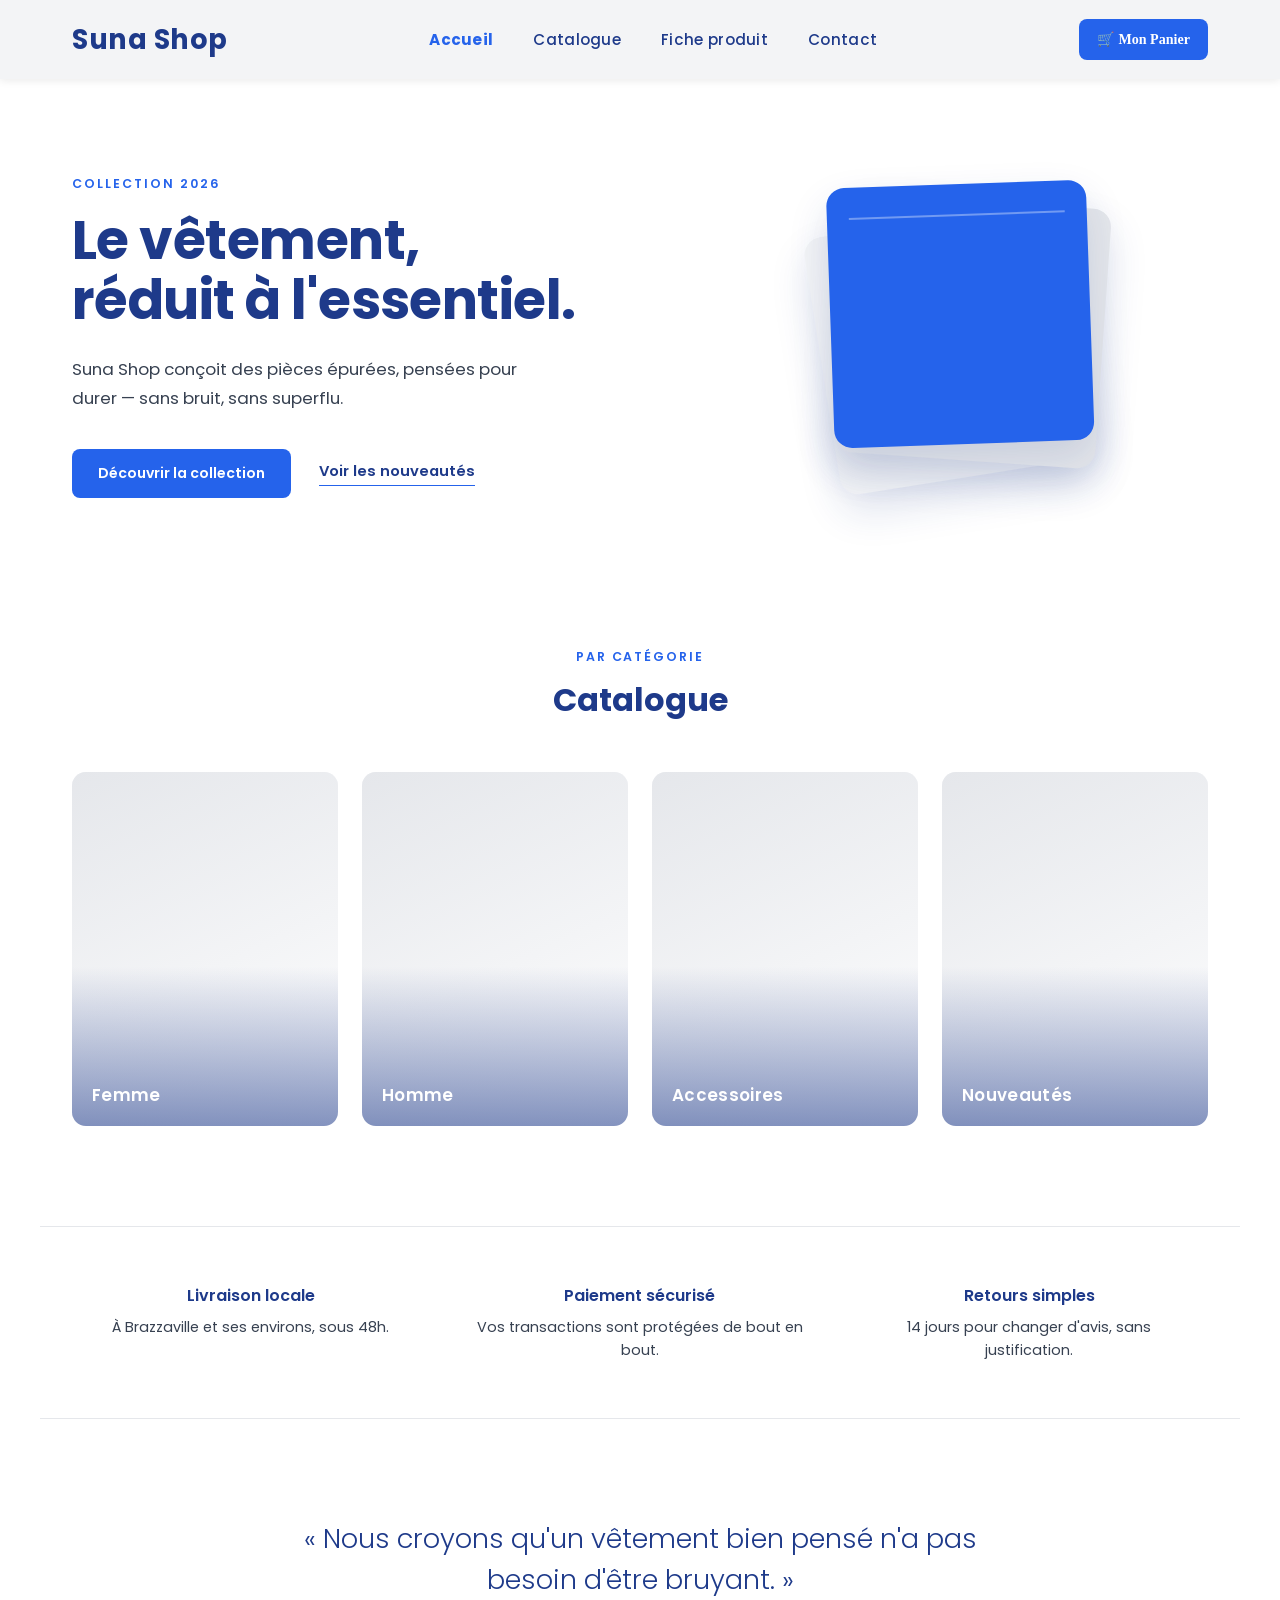
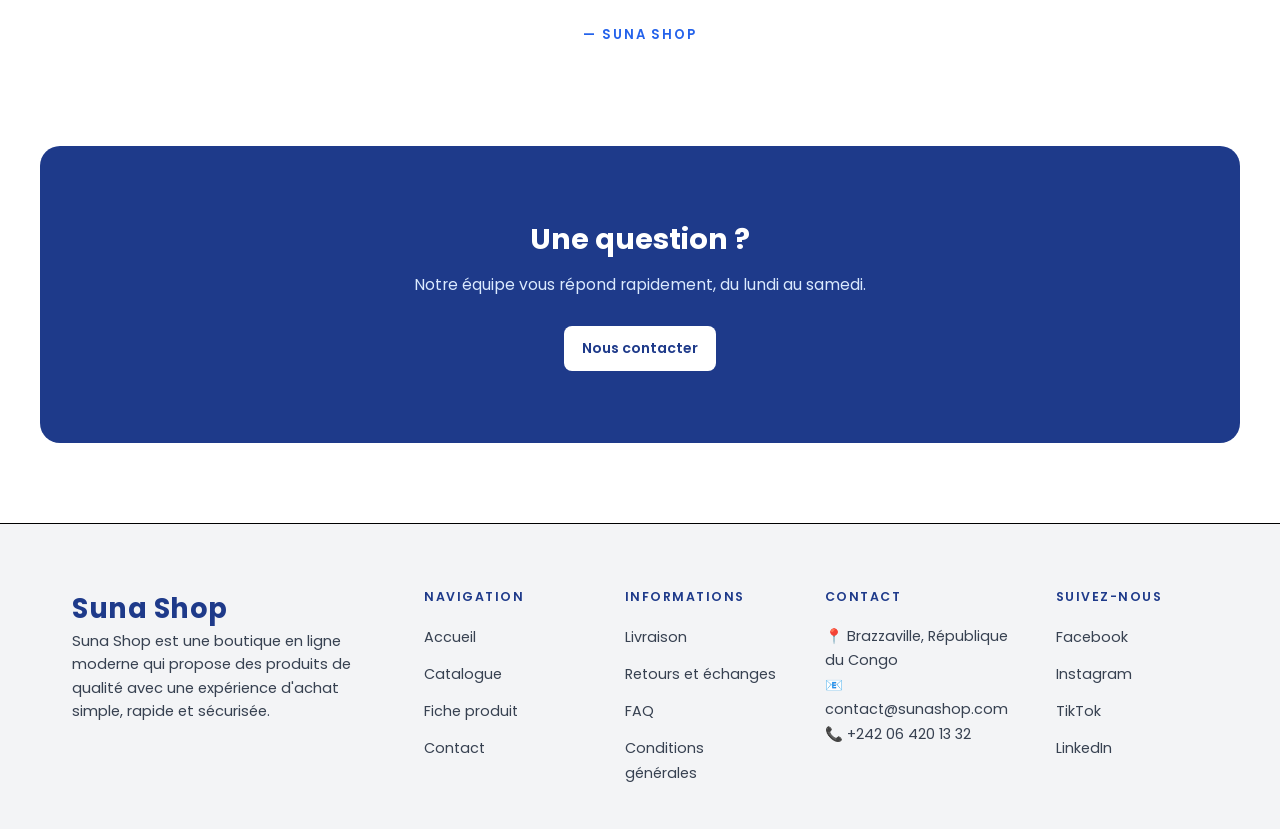
<file: index.html>
<!DOCTYPE html>
<html lang="fr">
<head>
    <meta charset="UTF-8">
    <meta name="viewport" content="width=device-width, initial-scale=1.0">
    <title>Suna Shop — Le vêtement, réduit à l'essentiel</title>
    <link rel="preconnect" href="https://fonts.googleapis.com">
    <link rel="preconnect" href="https://fonts.gstatic.com" crossorigin>
    <link href="https://fonts.googleapis.com/css2?family=Poppins:wght@300;400;500;600;700&display=swap" rel="stylesheet">
    <link href="style.css" rel="stylesheet">
</head>
<body>
    <header>
        <div class="nav-content">
            <h1 class="logo">
                <a href="#accueil">Suna Shop</a>
            </h1>
            <nav class="liens">
                <a href="#accueil" class="active">Accueil</a>
                <a href="#catalogue">Catalogue</a>
                <a href="produitShow.html">Fiche produit</a>
                <a href="#contact">Contact</a>
            </nav>
            <div class="nav-actions">
                <button type="button" class="btn" aria-label="Voir le panier">
                    🛒 Mon Panier
                </button>
            </div>
            <button class="menu-burger" aria-label="Ouvrir le menu">
                ☰
            </button>
        </div>
    </header>

    <main>
        <!-- Hero -->
        <section id="accueil" class="hero">
            <div class="hero-content">
                <p class="eyebrow">Collection 2026</p>
                <h2 class="hero-title">Le vêtement,<br>réduit à l'essentiel.</h2>
                <p class="hero-text">
                    Suna Shop conçoit des pièces épurées, pensées pour durer —
                    sans bruit, sans superflu.
                </p>
                <div class="hero-actions">
                    <a href="#catalogue" class="btn btn-primary">Découvrir la collection</a>
                    <a href="#catalogue" class="lien-souligne">Voir les nouveautés</a>
                </div>
            </div>
            <div class="hero-visual" aria-hidden="true">
                <div class="pile">
                    <span class="feuille feuille-1"></span>
                    <span class="feuille feuille-2"></span>
                    <span class="feuille feuille-3"></span>
                </div>
            </div>
        </section>

        <!-- Catalogue -->
        <section id="catalogue" class="catalogue">
            <div class="section-head">
                <p class="eyebrow">Par catégorie</p>
                <h2>Catalogue</h2>
            </div>
            <div class="grille-categories">
                <a href="#" class="carte-categorie">
                    <span class="carte-texture"></span>
                    <span class="carte-label">Femme</span>
                </a>
                <a href="#" class="carte-categorie">
                    <span class="carte-texture"></span>
                    <span class="carte-label">Homme</span>
                </a>
                <a href="#" class="carte-categorie">
                    <span class="carte-texture"></span>
                    <span class="carte-label">Accessoires</span>
                </a>
                <a href="#" class="carte-categorie">
                    <span class="carte-texture"></span>
                    <span class="carte-label">Nouveautés</span>
                </a>
            </div>
        </section>

        <!-- Réassurance -->
        <section class="rassurance">
            <div class="item-rassurance">
                <h3>Livraison locale</h3>
                <p>À Brazzaville et ses environs, sous 48h.</p>
            </div>
            <div class="item-rassurance">
                <h3>Paiement sécurisé</h3>
                <p>Vos transactions sont protégées de bout en bout.</p>
            </div>
            <div class="item-rassurance">
                <h3>Retours simples</h3>
                <p>14 jours pour changer d'avis, sans justification.</p>
            </div>
        </section>

        <!-- Déclaration de marque -->
        <section class="declaration">
            <p>
                « Nous croyons qu'un vêtement bien pensé n'a pas besoin d'être bruyant. »
            </p>
            <span class="signature">— Suna Shop</span>
        </section>

        <!-- Contact -->
        <section id="contact" class="contact-cta">
            <h2>Une question ?</h2>
            <p>Notre équipe vous répond rapidement, du lundi au samedi.</p>
            <a href="mailto:contact@sunashop.com" class="btn btn-primary">Nous contacter</a>
        </section>
    </main>

    <footer>
        <div class="separateur"></div>
        <div class="rubrique">
            <div class="rubrique-info">
                <a href="#accueil" class="logo">Suna Shop</a>
                <p>
                    Suna Shop est une boutique en ligne moderne qui propose des produits de qualité avec une expérience
                    d'achat simple, rapide et sécurisée.
                </p>
            </div>
            <div class="rubrique-col">
                <h2>Navigation</h2>
                <ul>
                    <li><a href="#accueil">Accueil</a></li>
                    <li><a href="#catalogue">Catalogue</a></li>
                    <li><a href="#fiche-produit">Fiche produit</a></li>
                    <li><a href="#contact">Contact</a></li>
                </ul>
            </div>
            <div class="rubrique-col">
                <h2>Informations</h2>
                <ul>
                    <li><a href="#livraison">Livraison</a></li>
                    <li><a href="#retours">Retours et échanges</a></li>
                    <li><a href="#faq">FAQ</a></li>
                    <li><a href="#cgv">Conditions générales</a></li>
                </ul>
            </div>
            <div class="rubrique-col contact">
                <h2>Contact</h2>
                <address>
                    📍 Brazzaville, République du Congo <br>
                    📧 contact@sunashop.com <br>
                    📞 +242 06 420 13 32
                </address>
            </div>
            <div class="rubrique-col contact">
                <h2>Suivez-nous</h2>
                <ul>
                    <li><a href="#">Facebook</a></li>
                    <li><a href="#">Instagram</a></li>
                    <li><a href="#">TikTok</a></li>
                    <li><a href="#">LinkedIn</a></li>
                </ul>
            </div>
        </div>
    </footer>
</body>
</html>
</file>
<file: style.css>
/* Stylisation des marges de notre sites*/

* {
    box-sizing: border-box;
}

/*PERSONALISATION DU BODY.*/

body {
    margin: 0;
    background: #ffffff;
    color: #1E3A8A;
    font-family: 'Poppins', sans-serif;
}

/* /* Stylisation de tous liens, listes et buttons du site */

a {
    color: inherit;
    text-decoration: none;
}

ul {
    list-style: none;
    margin: 0;
    padding: 0;
}

button {
    font-family: "Poppins SemiBold";
    cursor: pointer;
}

/* Ligne de séparation du footer */

.separateur {
    height: 1px;
    width: 100%;
    background: #000000;
}

/* Stylisation du header*/

header {
    position: sticky;
    top: 0;
    z-index: 100;
    background: #F3F4F6;
    box-shadow: 0 2px 8px rgba(0, 0, 0, .08);
}

/*Stylisation de la div contenant tous les élements du menu */

.nav-content {
    max-width: 1200px;
    margin: 0 auto;
    padding: 18px 32px;
    display: flex;
    align-items: center;
    justify-content: space-between;
    gap: 24px;
}

.logo {
    font-family: 'Poppins', sans-serif;
    font-weight: 700;
    font-size: 1.7rem;
    color: #1E3A8A;
    letter-spacing: 0.5px;
    white-space: nowrap;
    margin: 0;
    transition: .3s;
}

.logo:hover {

    color: #2563EB;

}


nav.liens {
    display: flex;
    gap: 8px;
    transition: .3s;
}

nav.liens a {
    position: relative;
    color: #1E3A8A;
    font-size: 0.95rem;
    font-weight: 500;
    letter-spacing: 0.02em;
    padding: 10px 16px;
    border-radius: 3px;
    transition: color 0.25s ease;
}

nav.liens a:hover,
nav.liens a:focus-visible {

    color: #2563EB;
    border-bottom: 2px solid #2563EB;

}

nav.liens a.active {

    color: #2563EB;
    font-weight: 700;

}

.nav-actions {
    display: flex;
    align-items: center;
    gap: 18px;
}

/*Stylisation du bouton mon panier */

.btn {
    display: flex;
    align-items: center;
    gap: 8px;
    background: #2563EB;
    color: #FFFFFF;
    border: none;
    padding: 12px 18px;
    border-radius: 8px;
    font-size: 0.88rem;
    font-weight: 600;
    transition: .3s;
}

.btn:hover {
    background: #1E3A8A;
    border-color: #000000;
    transform: scale(1.03);
}

.menu-burger {

    display: none;
    background: none;
    border: none;
    font-size: 30px;
    color: #1E3A8A;
    cursor: pointer;
    padding: 8px;
    border-radius: 8px;
    transition: .3s;

}

.menu-burger:hover {

    background: #E5E7EB;

}

.menu-burger:hover {
    background: #E5E7EB;
}


/* ================= DEMO FILLER (retirer sur le site final) ================= */
.demo-space {
    max-width: 1200px;
    margin: 0 auto;
    padding: 120px 32px;
    text-align: center;
    color: #8a8072;
    font-size: 0.9rem;
}

/*Stylisation du footer */

footer {
    background: #F3F4F6;
    color: #374151;
}

.rubrique {
    max-width: 1200px;
    margin: 0 auto;
    padding: 64px 32px 32px;
    display: grid;
    grid-template-columns: 2fr 1fr 1fr 1fr 1fr;
    gap: 48px;
}

.rubrique-info .logo {
    margin-bottom: 14px;
}

.rubrique-info p {
    font-size: 0.92rem;
    line-height: 1.6;
    color: #374151;
    max-width: 32ch;
    margin: 0 0 22px;
}

.rubrique-col h2 {
    font-size: 0.78rem;
    text-transform: uppercase;
    letter-spacing: 0.12em;
    color: #1E3A8A;
    margin: 0 0 18px;
    font-weight: 600;
}

.rubrique-col ul li {
    margin-bottom: 12px;
}

.rubrique-col a {
    font-size: 0.9rem;
    color: #374151;
    transition: .3s;
}

.rubrique-col a:hover {
    color: #2563EB;
    padding-left: 5px;
}

.rubrique-col address {
    font-style: normal;
    font-size: 0.9rem;
    line-height: 1.7;
    color: #374151;
    margin-bottom: 18px;
}

@media (max-width:768px) {

    .nav-content {

        padding: 16px 20px;

    }

    .liens {

        display: none;

    }

    .btn {

        display: none;

    }

    .menu-burger {

        display: block;

    }

}

@media (max-width:768px) {

    .rubrique {

        grid-template-columns: 1fr;
        gap: 35px;
        padding: 40px 20px;
        text-align: center;

    }

    .rubrique-info p {

        max-width: 100%;
        margin: auto;

    }

    .rubrique-col {

        text-align: center;

    }

}

/*Stylisation de la page d'accueil*/

.header {
    position: sticky;
    top: 0;
    z-index: 100;
    background: #F3F4F6;
    box-shadow: 0 2px 8px rgba(0, 0, 0, .08);
}

/*Stylisation de la div contenant tous les élements du menu */

.nav-content {
    max-width: 1200px;
    margin: 0 auto;
    padding: 18px 32px;
    display: flex;
    align-items: center;
    justify-content: space-between;
    gap: 24px;
}

.logo {
    font-family: 'Poppins', sans-serif;
    font-weight: 700;
    font-size: 1.7rem;
    color: #1E3A8A;
    letter-spacing: 0.5px;
    white-space: nowrap;
    margin: 0;
    transition: .3s;
}

.logo:hover {

    color: #2563EB;

}


nav.liens {
    display: flex;
    gap: 8px;
    transition: .3s;
}

nav.liens a {
    position: relative;
    color: #1E3A8A;
    font-size: 0.95rem;
    font-weight: 500;
    letter-spacing: 0.02em;
    padding: 10px 16px;
    border-radius: 3px;
    transition: color 0.25s ease;
}

nav.liens a:hover,
nav.liens a:focus-visible {

    color: #2563EB;
    border-bottom: 2px solid #2563EB;

}

nav.liens a.active {

    color: #2563EB;
    font-weight: 700;

}

.nav-actions {
    display: flex;
    align-items: center;
    gap: 18px;
}

/*Stylisation du bouton mon panier */

.btn {
    display: flex;
    align-items: center;
    gap: 8px;
    background: #2563EB;
    color: #FFFFFF;
    border: none;
    padding: 12px 18px;
    border-radius: 8px;
    font-size: 0.88rem;
    font-weight: 600;
    transition: .3s;
}

.btn:hover {
    background: #1E3A8A;
    border-color: #000000;
    transform: scale(1.03);
}

.menu-burger {

    display: none;
    background: none;
    border: none;
    font-size: 30px;
    color: #1E3A8A;
    cursor: pointer;
    padding: 8px;
    border-radius: 8px;
    transition: .3s;

}

.menu-burger:hover {

    background: #E5E7EB;

}

.menu-burger:hover {
    background: #E5E7EB;
}


/* ================= DEMO FILLER (retirer sur le site final) ================= */
.demo-space {
    max-width: 1200px;
    margin: 0 auto;
    padding: 120px 32px;
    text-align: center;
    color: #8a8072;
    font-size: 0.9rem;
}

/*Stylisation du footer */

footer {
    background: #F3F4F6;
    color: #374151;
}

.rubrique {
    max-width: 1200px;
    margin: 0 auto;
    padding: 64px 32px 32px;
    display: grid;
    grid-template-columns: 2fr 1fr 1fr 1fr 1fr;
    gap: 48px;
}

.rubrique-info .logo {
    margin-bottom: 14px;
}

.rubrique-info p {
    font-size: 0.92rem;
    line-height: 1.6;
    color: #374151;
    max-width: 32ch;
    margin: 0 0 22px;
}

.rubrique-col h2 {
    font-size: 0.78rem;
    text-transform: uppercase;
    letter-spacing: 0.12em;
    color: #1E3A8A;
    margin: 0 0 18px;
    font-weight: 600;
}

.rubrique-col ul li {
    margin-bottom: 12px;
}

.rubrique-col a {
    font-size: 0.9rem;
    color: #374151;
    transition: .3s;
}

.rubrique-col a:hover {
    color: #2563EB;
    padding-left: 5px;
}

.rubrique-col address {
    font-style: normal;
    font-size: 0.9rem;
    line-height: 1.7;
    color: #374151;
    margin-bottom: 18px;
}

@media (max-width:768px) {

    .nav-content {

        padding: 16px 20px;

    }

    .liens {

        display: none;

    }

    .btn {

        display: none;

    }

    .menu-burger {

        display: block;

    }

}

@media (max-width:768px) {

    .rubrique {

        grid-template-columns: 1fr;
        gap: 35px;
        padding: 40px 20px;
        text-align: center;

    }

    .rubrique-info p {

        max-width: 100%;
        margin: auto;

    }

    .rubrique-col {

        text-align: center;

    }

}

/* ==================================================================
   HERO
   ================================================================== */

.hero {
    max-width: 1200px;
    margin: 0 auto;
    padding: 96px 32px 110px;
    display: grid;
    grid-template-columns: 1.1fr 0.9fr;
    align-items: center;
    gap: 48px;
}

.eyebrow {
    font-size: 0.78rem;
    text-transform: uppercase;
    letter-spacing: 0.16em;
    font-weight: 600;
    color: #2563EB;
    margin: 0 0 18px;
}

.hero-title {
    font-size: clamp(2.4rem, 4.2vw, 3.6rem);
    font-weight: 700;
    line-height: 1.12;
    letter-spacing: -0.01em;
    color: #1E3A8A;
    margin: 0 0 24px;
}

.hero-text {
    font-size: 1.05rem;
    line-height: 1.7;
    color: #374151;
    max-width: 42ch;
    margin: 0 0 36px;
}

.hero-actions {
    display: flex;
    align-items: center;
    flex-wrap: wrap;
    gap: 28px;
}

.hero-actions .btn-primary {
    padding: 14px 26px;
}

.lien-souligne {
    position: relative;
    font-size: 0.92rem;
    font-weight: 600;
    color: #1E3A8A;
    padding-bottom: 4px;
    background-image: linear-gradient(#2563EB, #2563EB);
    background-repeat: no-repeat;
    background-position: 0 100%;
    background-size: 100% 1px;
    transition: color .3s, background-size .3s;
}

.lien-souligne:hover {
    color: #2563EB;
    background-size: 0% 1px;
}

/* Visuel héro : pile de vêtements pliés, en pur CSS */

.hero-visual {
    display: flex;
    align-items: center;
    justify-content: center;
}

.pile {
    position: relative;
    width: 260px;
    height: 260px;
}

.feuille {
    position: absolute;
    inset: 0;
    border-radius: 18px;
    box-shadow: 0 18px 40px rgba(30, 58, 138, 0.14);
}

.feuille-1 {
    background: #F3F4F6;
    transform: rotate(-9deg) translate(-14px, 10px);
}

.feuille-2 {
    background: #E5E7EB;
    transform: rotate(4deg) translate(10px, -6px);
}

.feuille-3 {
    background: #2563EB;
    transform: rotate(-2deg) translate(-2px, -22px);
}

.feuille-3::after {
    content: "";
    position: absolute;
    left: 22px;
    right: 22px;
    top: 30px;
    height: 2px;
    background: rgba(255, 255, 255, 0.35);
}

/* ==================================================================
   CATALOGUE
   ================================================================== */

.catalogue {
    max-width: 1200px;
    margin: 0 auto;
    padding: 40px 32px 100px;
}

.section-head {
    text-align: center;
    margin-bottom: 48px;
}

.section-head .eyebrow {
    margin-bottom: 10px;
}

.section-head h2 {
    font-size: 2rem;
    font-weight: 700;
    color: #1E3A8A;
    margin: 0;
}

.grille-categories {
    display: grid;
    grid-template-columns: repeat(4, 1fr);
    gap: 24px;
}

.carte-categorie {
    position: relative;
    display: block;
    aspect-ratio: 3 / 4;
    border-radius: 14px;
    overflow: hidden;
    background: #F3F4F6;
    transition: transform .3s ease, box-shadow .3s ease;
}

.carte-categorie:hover {
    transform: translateY(-6px);
    box-shadow: 0 20px 34px rgba(30, 58, 138, 0.16);
}

.carte-texture {
    position: absolute;
    inset: 0;
    background: linear-gradient(155deg, #E5E7EB 0%, #F3F4F6 55%, #ffffff 100%);
}

.carte-categorie::after {
    content: "";
    position: absolute;
    inset: 0;
    background: linear-gradient(0deg, rgba(30, 58, 138, 0.55) 0%, rgba(30, 58, 138, 0) 45%);
}

.carte-label {
    position: absolute;
    left: 20px;
    bottom: 18px;
    z-index: 1;
    color: #ffffff;
    font-weight: 600;
    font-size: 1.05rem;
    letter-spacing: 0.02em;
}

/* ==================================================================
   RÉASSURANCE
   ================================================================== */

.rassurance {
    max-width: 1200px;
    margin: 0 auto;
    padding: 56px 32px;
    display: grid;
    grid-template-columns: repeat(3, 1fr);
    gap: 32px;
    border-top: 1px solid #E5E7EB;
    border-bottom: 1px solid #E5E7EB;
}

.item-rassurance {
    text-align: center;
    padding: 0 12px;
}

.item-rassurance h3 {
    font-size: 1rem;
    font-weight: 600;
    color: #1E3A8A;
    margin: 0 0 8px;
}

.item-rassurance p {
    font-size: 0.9rem;
    line-height: 1.6;
    color: #374151;
    margin: 0;
}

/* ==================================================================
   DÉCLARATION DE MARQUE
   ================================================================== */

.declaration {
    max-width: 760px;
    margin: 0 auto;
    padding: 100px 32px;
    text-align: center;
}

.declaration p {
    font-size: clamp(1.3rem, 2.4vw, 1.7rem);
    font-weight: 300;
    line-height: 1.5;
    color: #1E3A8A;
    margin: 0 0 20px;
}

.declaration .signature {
    display: inline-block;
    font-size: 0.82rem;
    font-weight: 600;
    text-transform: uppercase;
    letter-spacing: 0.14em;
    color: #2563EB;
}

/* ==================================================================
   CONTACT CTA
   ================================================================== */

.contact-cta {
    max-width: 1200px;
    margin: 0 32px 80px;
    padding: 72px 32px;
    border-radius: 20px;
    background: #1E3A8A;
    color: #ffffff;
    text-align: center;
}

@media (min-width: 1264px) {
    .contact-cta {
        margin: 0 auto 80px;
    }
}

.contact-cta h2 {
    font-size: 1.8rem;
    font-weight: 700;
    margin: 0 0 12px;
}

.contact-cta p {
    font-size: 0.98rem;
    color: #DBEAFE;
    margin: 0 0 30px;
}

.contact-cta .btn-primary {
    background: #ffffff;
    color: #1E3A8A;
    display: inline-flex;
}

.contact-cta .btn-primary:hover {
    background: #F3F4F6;
    color: #1E3A8A;
}

/* ==================================================================
   RESPONSIVE — sections principales
   ================================================================== */

@media (max-width: 900px) {

    .hero {
        grid-template-columns: 1fr;
        padding: 56px 24px 72px;
        text-align: center;
    }

    .hero-text {
        margin-left: auto;
        margin-right: auto;
    }

    .hero-actions {
        justify-content: center;
    }

    .hero-visual {
        order: -1;
    }

    .pile {
        width: 190px;
        height: 190px;
    }

    .grille-categories {
        grid-template-columns: repeat(2, 1fr);
    }

    .rassurance {
        grid-template-columns: 1fr;
        gap: 28px;
        text-align: center;
    }

    .declaration {
        padding: 64px 24px;
    }

    .contact-cta {
        margin: 0 20px 60px;
        padding: 48px 24px;
    }

}

@media (max-width: 480px) {

    .grille-categories {
        grid-template-columns: 1fr;
    }

}
</file>
